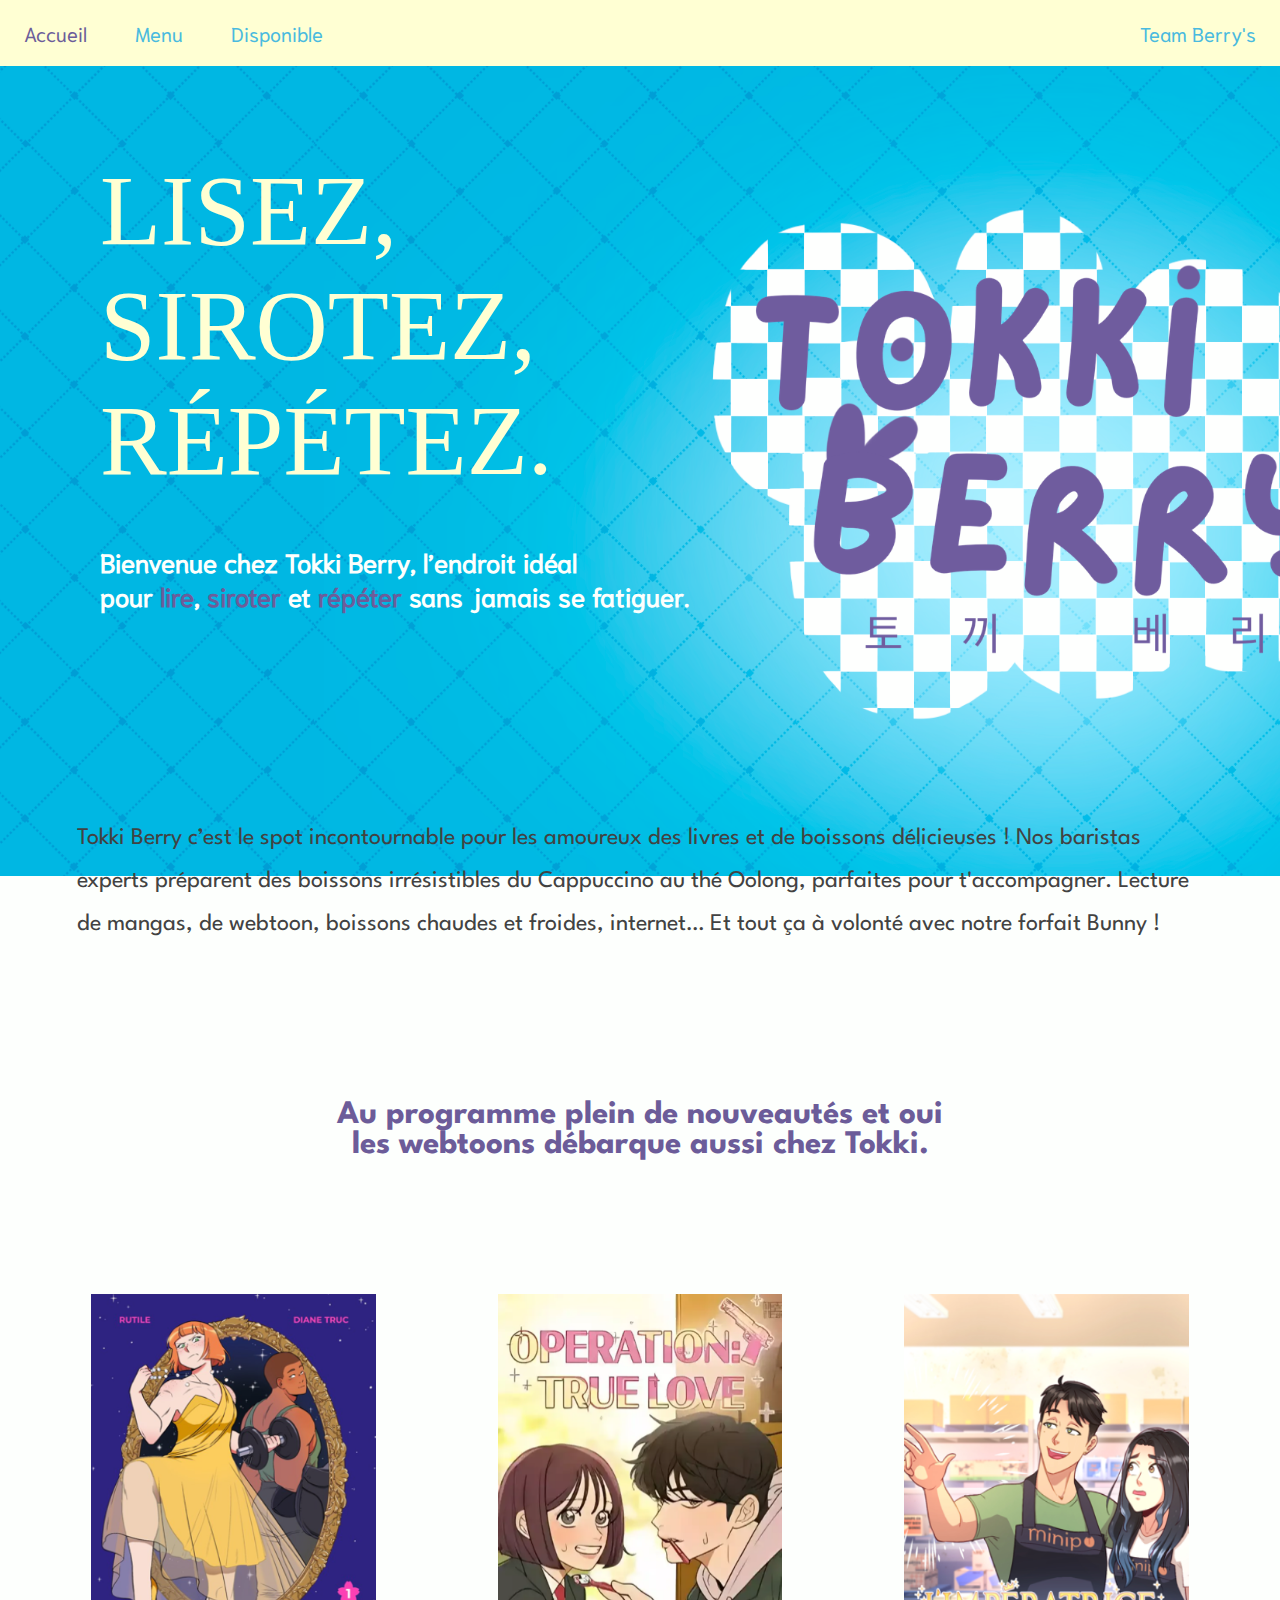
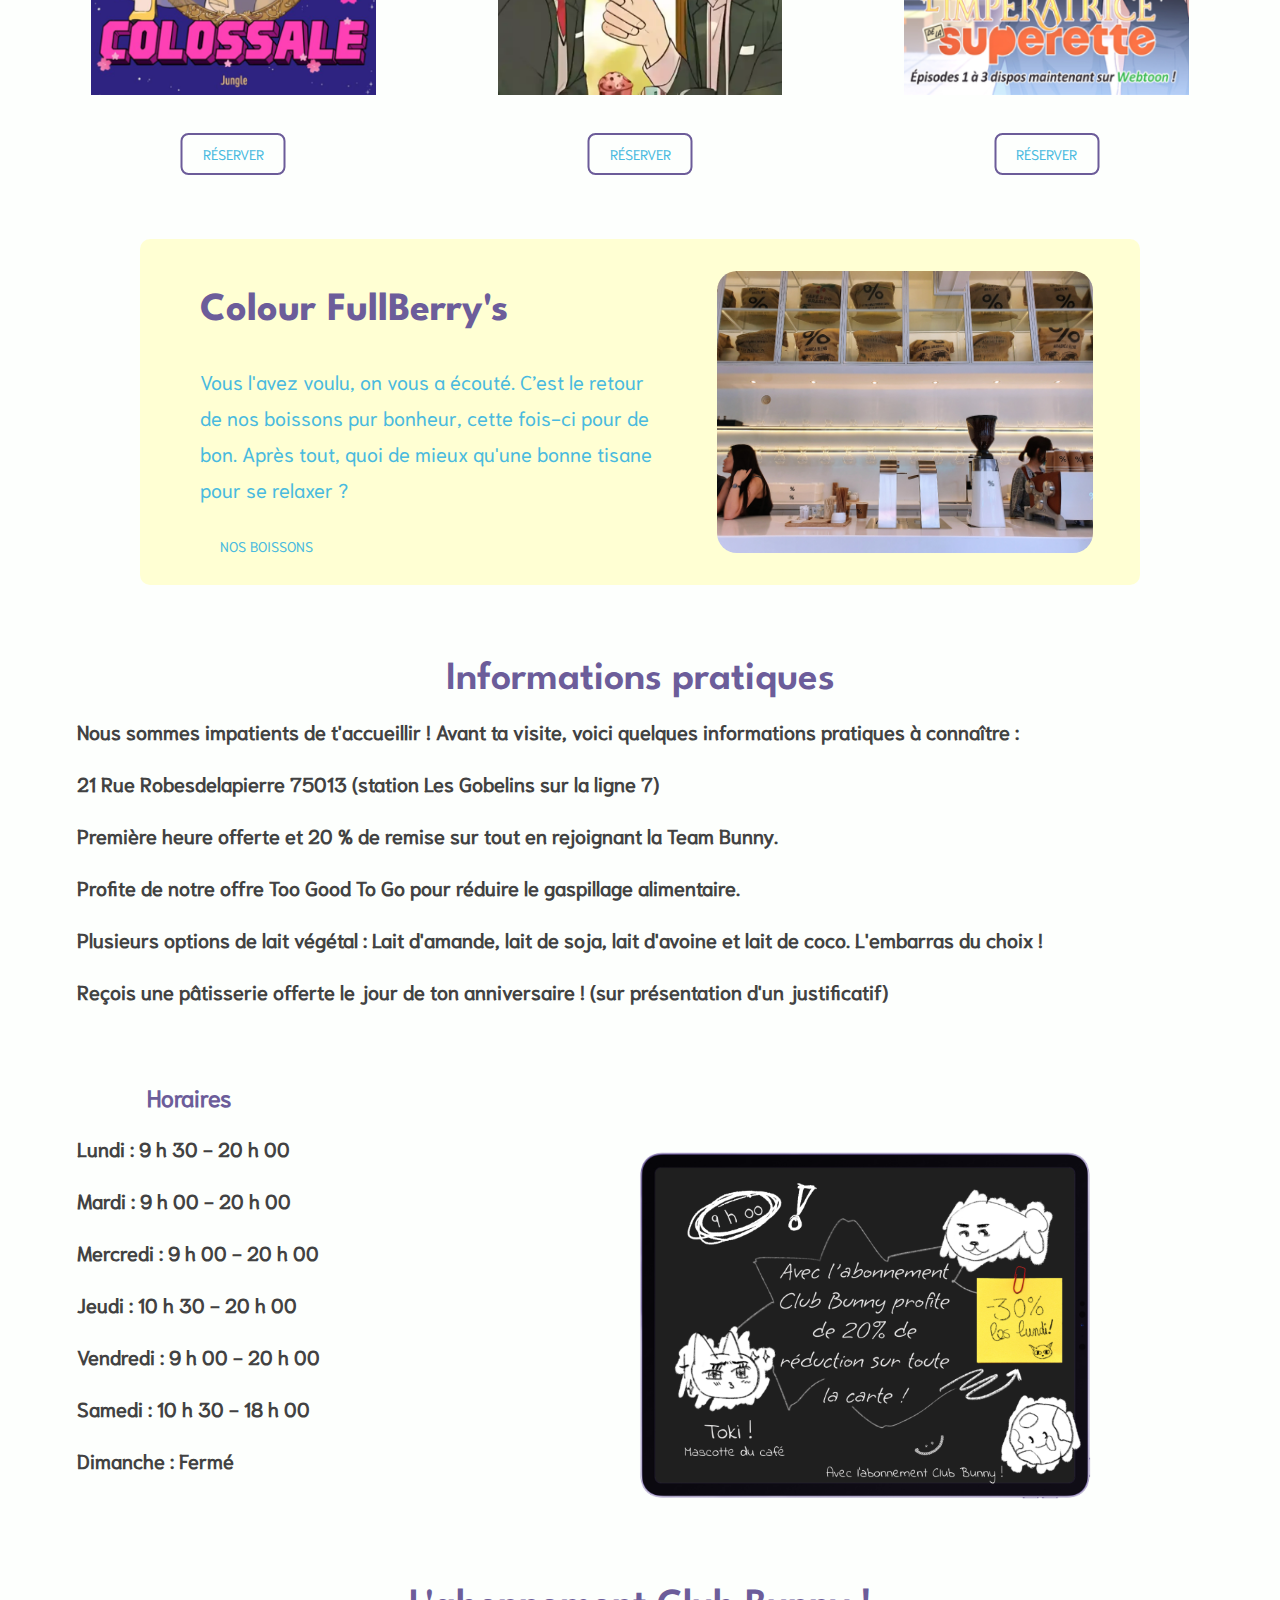
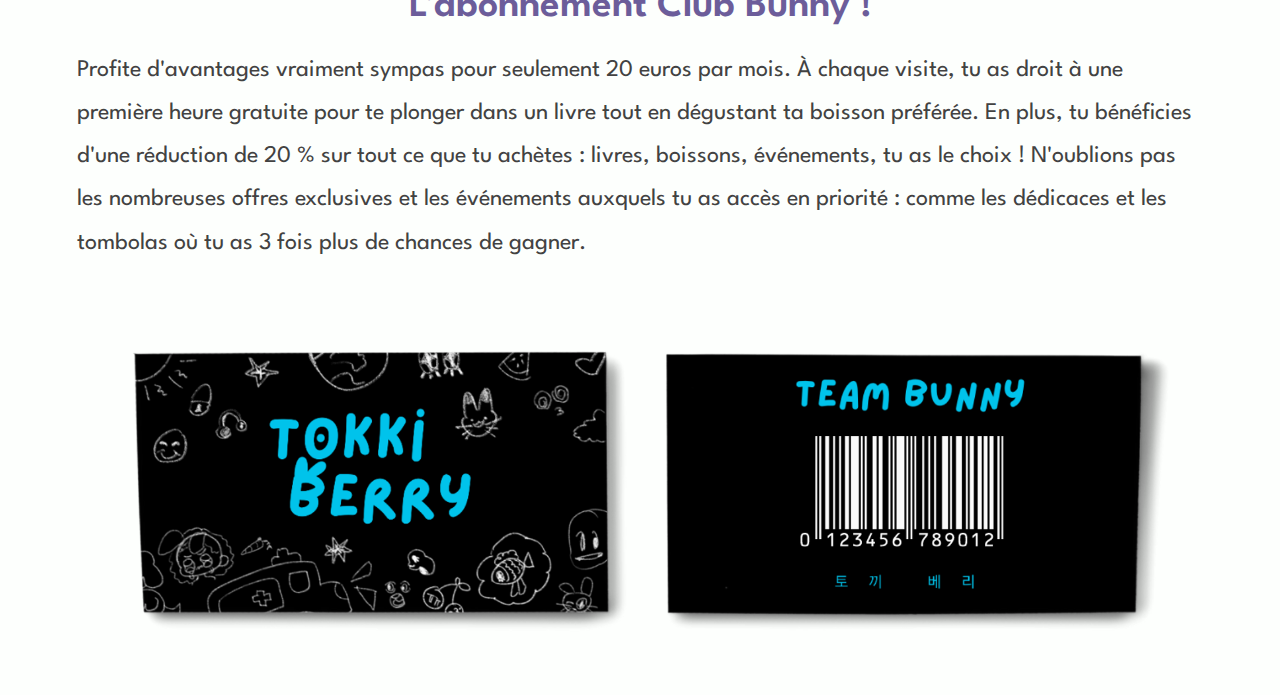
<file: index.html>
<!DOCTYPE html>
<html lang="fr">
  <head>
    <meta charset="UTF-8">
    <meta name="viewport" content="width=device-width, initial-scale=1.0">
    <title>Tokki Berry</title>
    <link rel="stylesheet" href="index.css">
    <link rel="preconnect" href="https://fonts.googleapis.com">
    <link rel="preconnect" href="https://fonts.gstatic.com" crossorigin>
    <link
      href="https://fonts.googleapis.com/css2?family=League+Spartan:wght@100..900&display=swap"
      rel="stylesheet">
    <link
      rel="stylesheet"
      href="https://cdnjs.cloudflare.com/ajax/libs/font-awesome/6.4.2/css/all.min.css"
      integrity="sha512-z3gLpd7yknf1YoNbCzqRKc4qyor8gaKU1qmn+CShxbuBusANI9QpRohGBreCFkKxLhei6S9CQXFEbbKuqLg0DA=="
      crossorigin="anonymous"
      referrerpolicy="no-referrer">
  </head>
  <body>
    <nav>
      <ul>
        <li><a href="index.html">Accueil</a></li>
        <li><a href="menu.html">Menu</a></li>
        <li><a href="dispo.html">Disponible</a></li>
        <li class="atright">
          <a href="team.html">Team Berry's</a>
        </li>
      </ul>
    </nav>
    <div class="bg-image"></div>
    <div class="newfont">
      <h1>
        LISEZ, <br>
        SIROTEZ,<br>
        RÉPÉTEZ.
      </h1>
    </div>
    <p class="space">
      Bienvenue chez Tokki Berry, l’endroit idéal <br>
      pour <span class="purple">lire</span>,
      <span class="purple">siroter</span> et
      <span class="purple">répéter</span> sans jamais se fatiguer.
    </p>

    <div class="space_btw titles2">
      <p class="para">
        Tokki Berry c’est le spot incontournable pour les amoureux des livres et
        de boissons délicieuses ! Nos baristas experts préparent des boissons
        irrésistibles du Cappuccino au thé Oolong, parfaites pour t'accompagner.
        Lecture de mangas, de webtoon, boissons chaudes et froides, internet… Et
        tout ça à volonté avec notre forfait Bunny !
        <br>
      </p>
    </div>

    <div class="section-titles">
      <h2 class="menu-title">
        Au programme plein de nouveautés et oui <br>
        les webtoons débarque aussi chez Tokki.
      </h2>
    </div>
    <div class="boite">
      <div class="inboite">
        <img
          src="images/wb_2.png"
          alt="Couverture du webtoon du Tome 1 Colossale"
          class="img">
        <div class="container">
          <div class="center">
            <a href="dispo.html" class="button-box">RÉSERVER</a>
          </div>
        </div>
      </div>
      <div class="inboite">
        <img
          src="images/wb_8.png"
          alt="Couverture du webtoon Operation : True Love"
          class="img">
        <div class="container">
          <div class="center">
            <a href="dispo.html" class="button-box">RÉSERVER</a>
          </div>
        </div>
      </div>
      <div class="inboite">
        <img
          src="images/wb_6.png"
          alt="Couverture du Tome 1 webtoon L'impératrice de la supérette"
          class="img">
        <div class="container">
          <div class="center">
            <a href="dispo.html" class="button-box">RÉSERVER</a>
          </div>
        </div>
      </div>
    </div>

    <div class="boite_2">
      <div class="inboite_2">
        <div class="textchange">
          <h2 class="spe_h2">Colour FullBerry's</h2>
          <p class="spe_size">
            Vous l'avez voulu, on vous a écouté. C’est le retour de nos boissons
            pur bonheur, cette fois-ci pour de bon. Après tout, quoi de mieux
            qu'une bonne tisane pour se relaxer ?
          </p>
          <a href="menu.html" class="button-box2">NOS BOISSONS</a>
        </div>
        <img class="img_boite" src="images/cafe.jpg" alt="image d'un café">
      </div>
    </div>
    <div class="space_btw titles2">
      <div class="spe_h2 section-titles">Informations pratiques</div>
      <p>
        Nous sommes impatients de t'accueillir ! Avant ta visite, voici quelques
        informations pratiques à connaître :
        <br>
        <br>
        <i class="fa-solid fa-map-location-dot" style="color: #49badf"></i>
        21 Rue Robesdelapierre 75013 (station Les Gobelins sur la ligne 7)
        <br>
        <br>
        <i class="fa-solid fa-hand-holding-dollar" style="color: #6c5c99"></i>
        Première heure offerte et 20 % de remise sur tout en rejoignant la Team
        Bunny. <br>
        <br>
        <i class="fa-solid fa-award" style="color: #49badf"></i> Profite de
        notre offre Too Good To Go pour réduire le gaspillage alimentaire.<br>
        <br>
        <i class="fa-solid fa-mug-hot" style="color: #6c5c99"></i>
        Plusieurs options de lait végétal : Lait d'amande, lait de soja, lait
        d'avoine et lait de coco. L'embarras du choix !<br>
        <br>
        <i class="fa-solid fa-cake-candles" style="color: #49badf"></i> Reçois
        une pâtisserie offerte le jour de ton anniversaire ! (sur présentation
        d'un justificatif)
      </p>
    </div>

    <div class="container">
      <div class="space_btw titles3">
        <h3 class="centered">Horaires</h3>
        <p>
          <img
            src="images/ipad.png"
            class="speime"
            alt="image dans un ipad"
            style="width: 60%">
          Lundi : 9 h 30 - 20 h 00<br>
          <br>
          Mardi : 9 h 00 - 20 h 00<br>
          <br>
          Mercredi : 9 h 00 - 20 h 00<br>
          <br>
          Jeudi : 10 h 30 - 20 h 00<br>
          <br>
          Vendredi : 9 h 00 - 20 h 00<br>
          <br>
          Samedi : 10 h 30 - 18 h 00 <br>
          <br>
          Dimanche : Fermé<br>
          <br>
        </p>
      </div>
    </div>

    <div class="space_btw titles2 pad">
      <div class="spe_h2 section-titles">L'abonnement Club Bunny !</div>
      <p class="para">
        Profite d'avantages vraiment sympas pour seulement 20 euros par mois. À
        chaque visite, tu as droit à une première heure gratuite pour te plonger
        dans un livre tout en dégustant ta boisson préférée. En plus, tu
        bénéficies d'une réduction de 20 % sur tout ce que tu achètes : livres,
        boissons, événements, tu as le choix ! N'oublions pas les nombreuses
        offres exclusives et les événements auxquels tu as accès en priorité :
        comme les dédicaces et les tombolas où tu as 3 fois plus de chances de
        gagner.
      </p>
      <img
        src="images/buis.png"
        class="speime"
        alt="image dans un ipad"
        style="width: 100%">
    </div>
  </body>
</html>
</file>
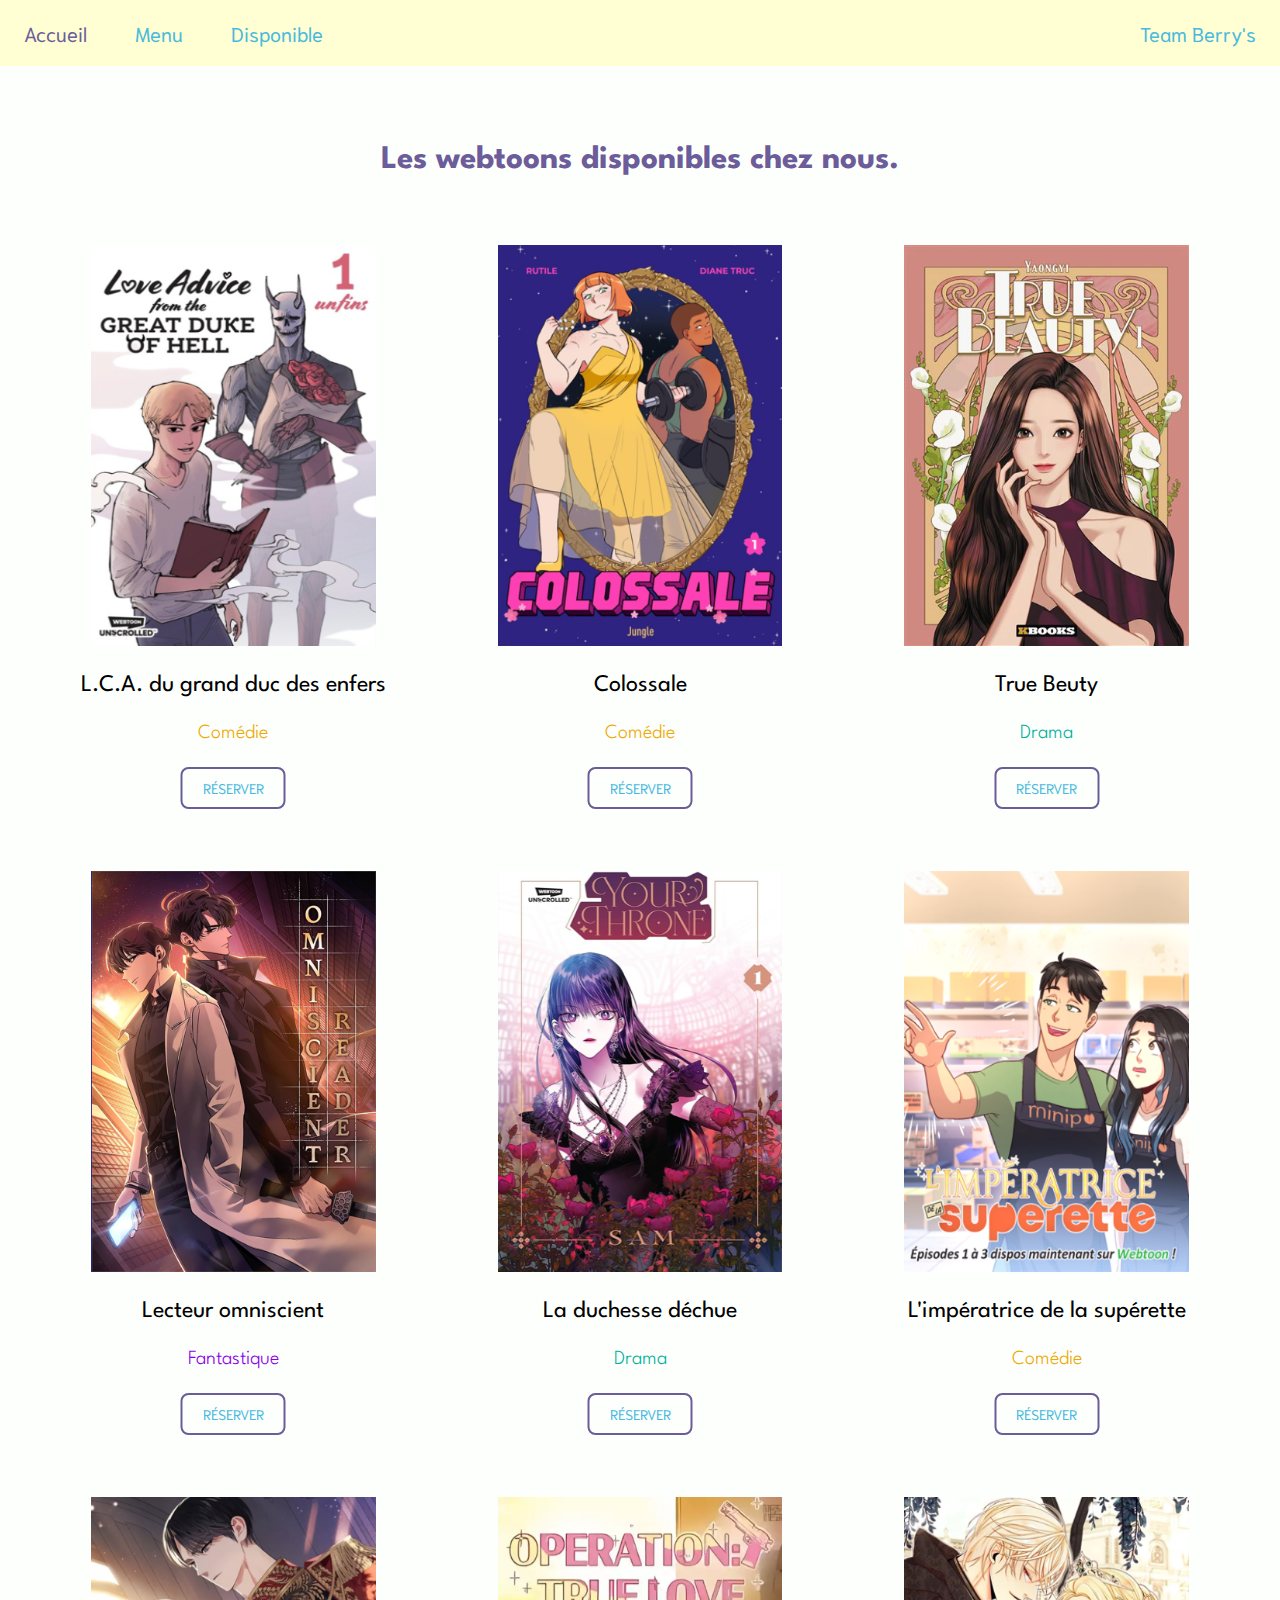
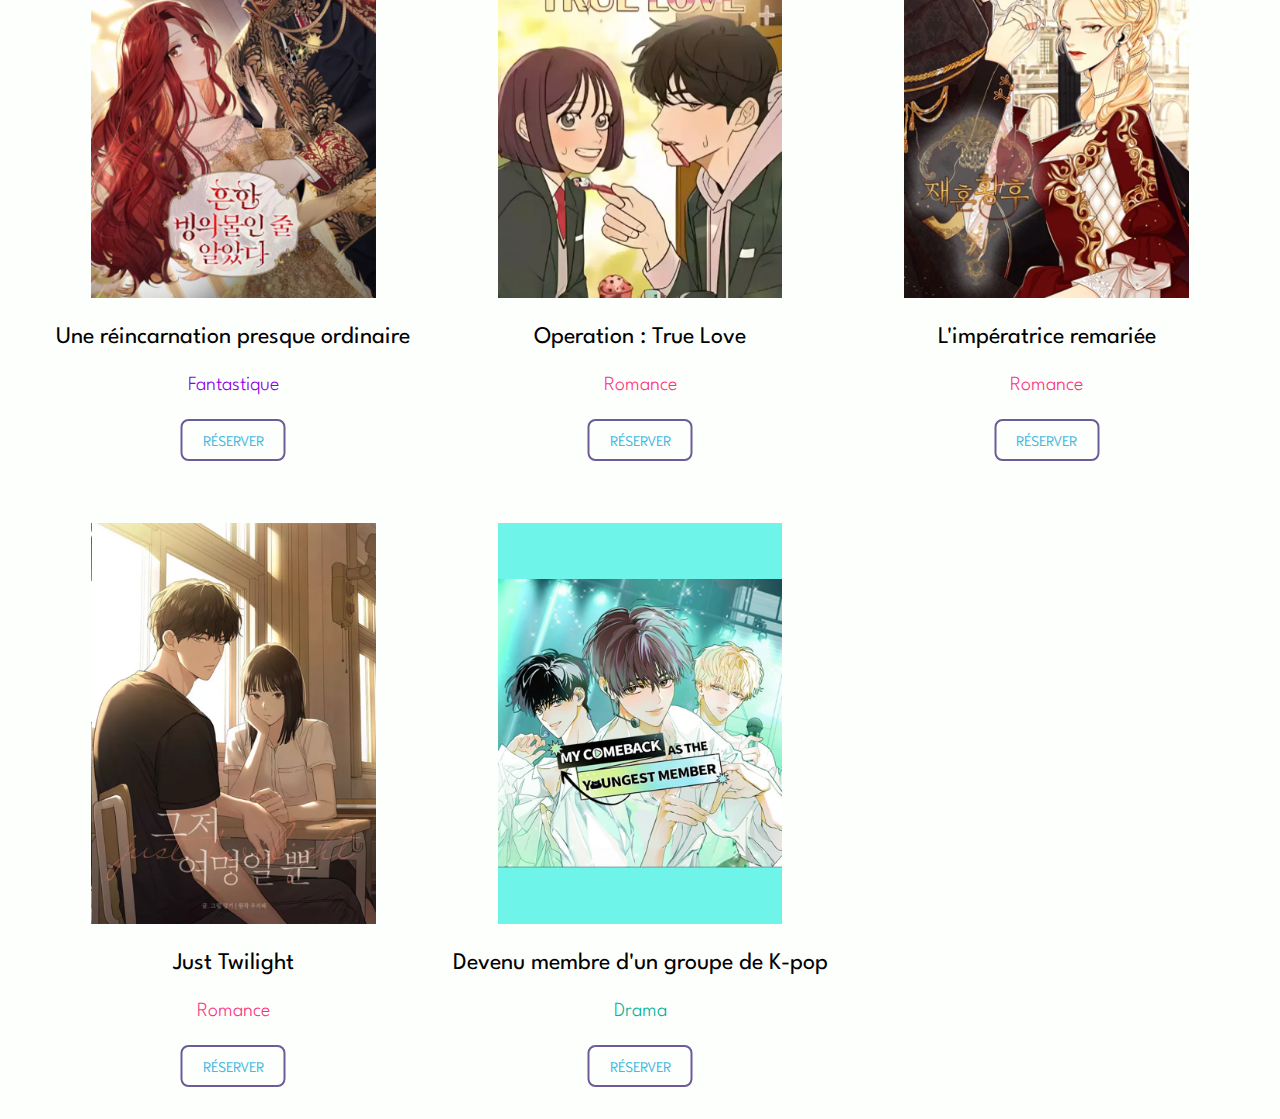
<file: dispo.html>
<!DOCTYPE html>
<html lang="fr">
  <head>
    <meta charset="UTF-8" >
    <meta name="viewport" content="width=device-width, initial-scale=1.0" >
    <title>Réservation</title>
    <link rel="stylesheet" href="dispo.css" >
    <link rel="preconnect" href="https://fonts.googleapis.com" >
    <link rel="preconnect" href="https://fonts.gstatic.com" crossorigin >
    <link
      href="https://fonts.googleapis.com/css2?family=League+Spartan:wght@100..900&display=swap"
      rel="stylesheet">
    <link
      rel="stylesheet"
      href="https://cdnjs.cloudflare.com/ajax/libs/font-awesome/6.4.2/css/all.min.css"
      integrity="sha512-z3gLpd7yknf1YoNbCzqRKc4qyor8gaKU1qmn+CShxbuBusANI9QpRohGBreCFkKxLhei6S9CQXFEbbKuqLg0DA=="
      crossorigin="anonymous"
      referrerpolicy="no-referrer">
  </head>
  <body>
    <nav>
      <ul>
        <li><a href="index.html">Accueil</a></li>
        <li><a href="menu.html">Menu</a></li>
        <li><a href="dispo.html">Disponible</a></li>
        <li class="atright">
          <a href="team.html">Team Berry's</a>
        </li>
      </ul>
    </nav>

    <div class="section-titles">
      <h2 class="menu-title">Les webtoons disponibles chez nous.</h2>
    </div>
    <div class="boite_2">
      <div class="inboite_2">
        <img
          src="images/wb_1.png"
          alt="Couverture du Tome 1 webtoon Les conseils d'amour du grand duc des enfers"
          class="img">
        <p class="titre_wb">L.C.A. du grand duc des enfers</p>
        <p class="genre comedie">Comédie</p>
        <div class="container">
          <div class="center">
            <a
              href="https://www.webtoons.com/fr/comedy/love-advice/list?title_no=1828"
              target="_blank"
              class="button-box">RÉSERVER</a>
          </div>
        </div>
      </div>
      <div class="inboite_2">
        <img
          src="images/wb_2.png"
          alt="Couverture du webtoon du Tome 1 Colossale"
          class="img">
        <p class="titre_wb">Colossale</p>
        <p class="genre comedie">Comédie</p>
        <div class="container">
          <div class="center">
            <a
              href="https://www.webtoons.com/fr/comedy/colossale/list?title_no=2378"
              target="_blank"
              class="button-box"
              >RÉSERVER</a
            >
          </div>
        </div>
      </div>
      <div class="inboite_2">
        <img
          src="images/wb_3.png"
          alt="Couverture du Tome 1 webtoon True Beuty"
          class="img">
        <p class="titre_wb">True Beuty</p>
        <p class="genre drama">Drama</p>
        <div class="container">
          <div class="center">
            <a
              href="https://www.webtoons.com/fr/drama/truebeauty/list?title_no=1820"
              target="_blank"
              class="button-box"
              >RÉSERVER</a
            >
          </div>
        </div>
      </div>
    </div>

    <div class="boite_2">
      <div class="inboite_2">
        <img
          src="images/wb_4.png"
          alt="Couverture du Tome 1 webtoon Lecteur omniscient"
          class="img">
        <p class="titre_wb">Lecteur omniscient</p>
        <p class="genre fantastique">Fantastique</p>
        <div class="container">
          <div class="center">
            <a
              href="https://www.webtoons.com/fr/fantasy/omniscient-reader/list?title_no=2175"
              target="_blank"
              class="button-box"
              >RÉSERVER</a
            >
          </div>
        </div>
      </div>
      <div class="inboite_2">
        <img
          src="images/wb_5.png"
          alt="Couverture du webtoon du Tome 1 La duchesse déchue"
          class="img">
        <p class="titre_wb">La duchesse déchue</p>
        <p class="genre drama">Drama</p>
        <div class="container">
          <div class="center">
            <a
              href="https://www.webtoons.com/fr/drama/la-duchesse-dechue/list?title_no=1957"
              target="_blank"
              class="button-box"
              >RÉSERVER</a
            >
          </div>
        </div>
      </div>
      <div class="inboite_2">
        <img
          src="images/wb_6.png"
          alt="Couverture du Tome 1 webtoon L'impératrice de la supérette"
          class="img">
        <p class="titre_wb">L'impératrice de la supérette</p>
        <p class="genre comedie">Comédie</p>
        <div class="container">
          <div class="center">
            <a
              href="https://www.webtoons.com/fr/comedy/limperatrice-de-la-superette/list?title_no=6385"
              target="_blank"
              class="button-box"
              >RÉSERVER</a
            >
          </div>
        </div>
      </div>
    </div>

    <div class="boite_2">
      <div class="inboite_2">
        <img
          src="images/wb_7.png"
          alt="Couverture du webtoon Une réincarnation presque ordinaire"
          class="img">
        <p class="titre_wb">Une réincarnation presque ordinaire</p>
        <p class="genre fantastique">Fantastique</p>
        <div class="container">
          <div class="center">
            <a
              href="https://www.webtoons.com/fr/fantasy/une-reincarnation-presque-ordinaire/list?title_no=5760"
              target="_blank"
              class="button-box"
              >RÉSERVER</a
            >
          </div>
        </div>
      </div>
      <div class="inboite_2">
        <img
          src="images/wb_8.png"
          alt="Couverture du webtoon Operation : True Love"
          class="img">
        <p class="titre_wb">Operation : True Love</p>
        <p class="genre romance">Romance</p>
        <div class="container">
          <div class="center">
            <a
              href="https://www.webtoons.com/fr/romance/operation-true-love/list?title_no=5338"
              target="_blank"
              class="button-box"
              >RÉSERVER</a
            >
          </div>
        </div>
      </div>
      <div class="inboite_2">
        <img
          src="images/wb_9.png"
          alt="Couverture du webtoon L'impératrice remariée"
          class="img">
        <p class="titre_wb">L'impératrice remariée</p>
        <p class="genre romance">Romance</p>
        <div class="container">
          <div class="center">
            <a
              href="https://www.webtoons.com/fr/romance/remarried-queen/list?title_no=1885"
              target="_blank"
              class="button-box"
              >RÉSERVER</a
            >
          </div>
        </div>
      </div>
    </div>

    <div class="boite_2">
      <div class="inboite_2">
        <img
          src="images/wb_10.png"
          alt="Couverture du webtoon Just Twilight"
          class="img">
        <p class="titre_wb">Just Twilight</p>
        <p class="genre romance">Romance</p>
        <div class="container">
          <div class="center">
            <a
              href="https://www.webtoons.com/fr/romance/just-twilight/list?title_no=6158"
              target="_blank"
              class="button-box"
              >RÉSERVER</a
            >
          </div>
        </div>
      </div>
      <div class="inboite_2">
        <img
          src="images/wb_11.png"
          alt="Couverture du webtoon Devenu membre d'un groupe de K-pop"
          class="img">
        <p class="titre_wb">Devenu membre d'un groupe de K-pop</p>
        <p class="genre drama">Drama</p>
        <p class="genre romance"></p>
        <div class="container">
          <div class="center">
            <a
              href="https://www.webtoons.com/fr/drama/my-comeback-as-the-youngest-member/list?title_no=6502"
              target="_blank"
              class="button-box">RÉSERVER</a>
          </div>
        </div>
      </div>
      <div class="inboite_2">
        <div class="container">
          <div class="center"></div>
        </div>
      </div>
    </div>
  </body>
</html>
</file>
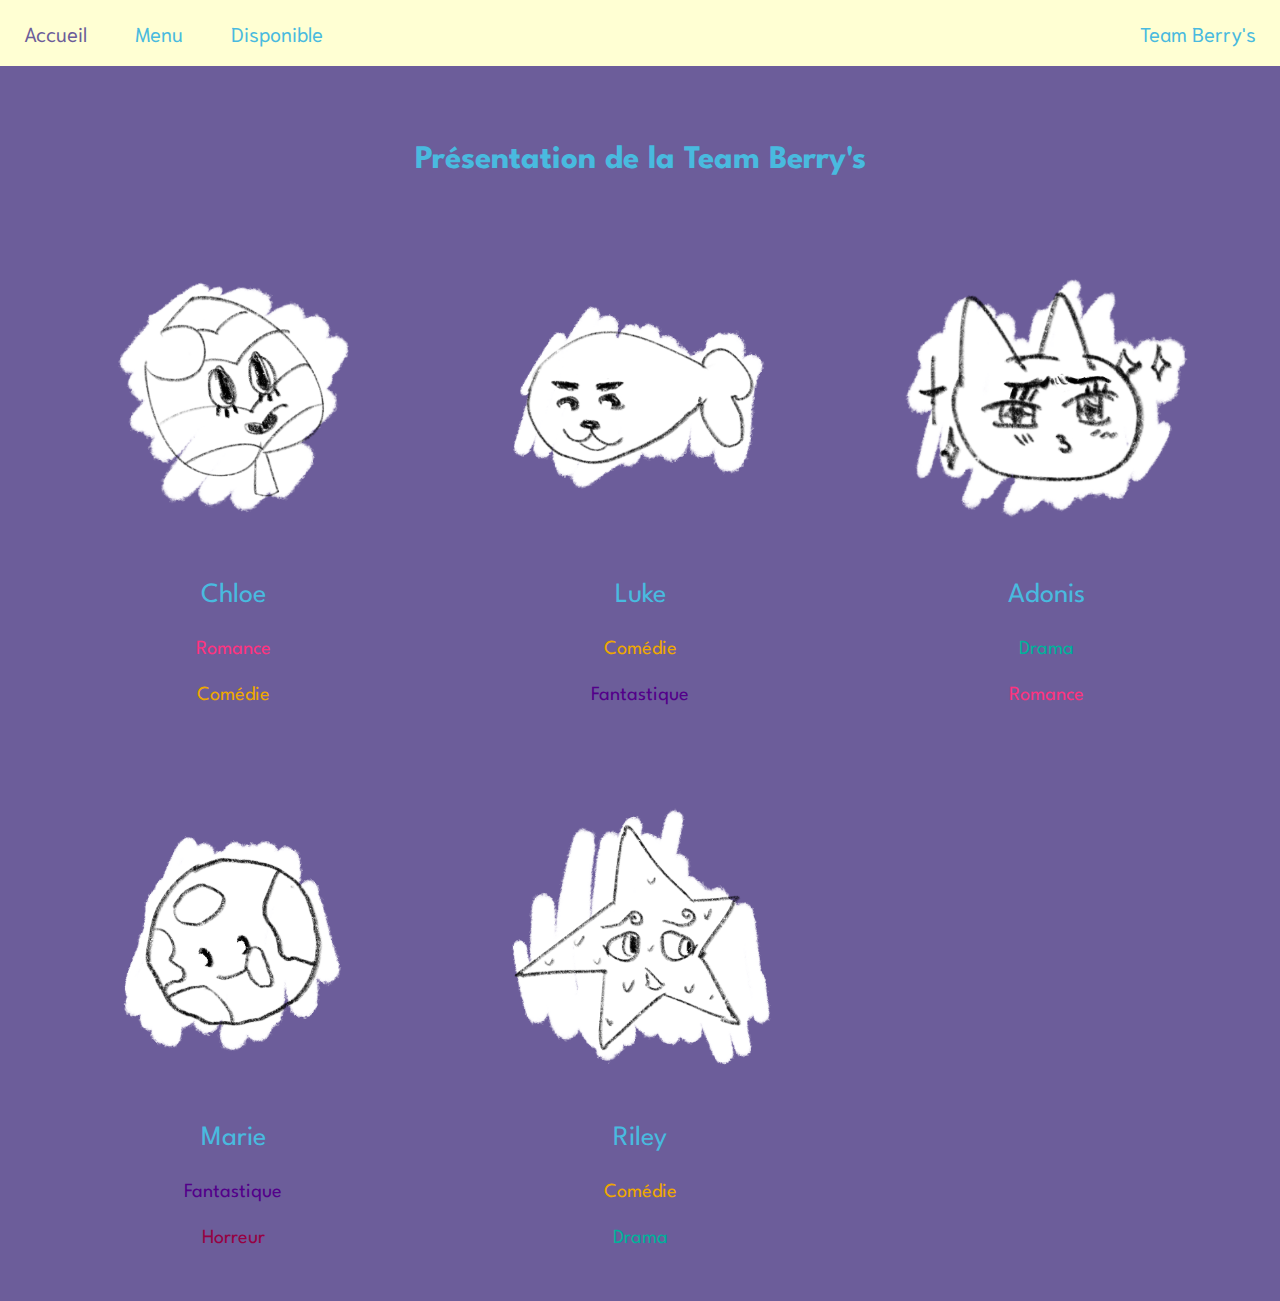
<file: team.html>
<!DOCTYPE html>
<html lang="fr">
  <head>
    <meta charset="UTF-8">
    <meta name="viewport" content="width=device-width, initial-scale=1.0">
    <title>L'équipe</title>
    <link rel="stylesheet" href="team.css">
    <link rel="preconnect" href="https://fonts.googleapis.com">
    <link rel="preconnect" href="https://fonts.gstatic.com" crossorigin>
    <link
      href="https://fonts.googleapis.com/css2?family=League+Spartan:wght@100..900&display=swap"
      rel="stylesheet">
    <link
      rel="stylesheet"
      href="https://cdnjs.cloudflare.com/ajax/libs/font-awesome/6.4.2/css/all.min.css"
      integrity="sha512-z3gLpd7yknf1YoNbCzqRKc4qyor8gaKU1qmn+CShxbuBusANI9QpRohGBreCFkKxLhei6S9CQXFEbbKuqLg0DA=="
      crossorigin="anonymous"
      referrerpolicy="no-referrer">
  </head>
  <body>
    <nav>
      <ul>
        <li><a href="index.html">Accueil</a></li>
        <li><a href="menu.html">Menu</a></li>
        <li><a href="dispo.html">Disponible</a></li>
        <li class="atright">
          <a href="team.html">Team Berry's</a>
        </li>
      </ul>
    </nav>

    <div class="section-titles">
      <h2 class="menu-title">Présentation de la Team Berry's</h2>
    </div>
    <div class="boite">
      <div class="inboite">
        <img
          src="images/tm_1.png"
          alt="Couverture du Tome 1 webtoon Les conseils d'amour du grand duc des enfers"
          class="img">
        <p class="tm_nom">Chloe</p>
        <p class="genre romance">
          <i class="fa-solid fa-heart" style="color: #b197fc"></i> Romance
        </p>
        <p class="genre comedie">
          <i class="fa-solid fa-heart-crack" style="color: #322541"></i> Comédie
        </p>
      </div>
      <div class="inboite">
        <img
          src="images/tm_2.png"
          alt="Couverture du webtoon du Tome 1 Colossale"
          class="img">
        <p class="tm_nom">Luke</p>
        <p class="genre comedie">
          <i class="fa-solid fa-heart" style="color: #b197fc"></i> Comédie
        </p>
        <p class="genre fantastique">
          <i class="fa-solid fa-heart-crack" style="color: #322541"></i>
          Fantastique
        </p>
      </div>
      <div class="inboite">
        <img
          src="images/tm_3.png"
          alt="Couverture du Tome 1 webtoon True Beuty"
          class="img">
        <p class="tm_nom">Adonis</p>
        <p class="genre drama">
          <i class="fa-solid fa-heart" style="color: #b197fc"></i> Drama
        </p>
        <p class="genre romance">
          <i class="fa-solid fa-heart-crack" style="color: #322541"></i> Romance
        </p>
      </div>
    </div>

    <div class="boite">
      <div class="inboite">
        <img
          src="images/tm_4.png"
          alt="Couverture du Tome 1 webtoon Lecteur omniscient"
          class="img">
        <p class="tm_nom">Marie</p>
        <p class="genre fantastique">
          <i class="fa-solid fa-heart" style="color: #b197fc"></i> Fantastique
        </p>
        <p class="genre horreur">
          <i class="fa-solid fa-heart-crack" style="color: #322541"></i> Horreur
        </p>
      </div>
      <div class="inboite">
        <img
          src="images/tm_5.png"
          alt="Couverture du webtoon du Tome 1 La duchesse déchue"
          class="img">
        <p class="tm_nom">Riley</p>
        <p class="genre comedie">
          <i class="fa-solid fa-heart" style="color: #b197fc"></i> Comédie
        </p>
        <p class="genre drama">
          <i class="fa-solid fa-heart-crack" style="color: #322541"></i> Drama
        </p>
      </div>

      <div class="inboite"></div>
    </div>
  </body>
</html>
</file>
<file: index.css>
@font-face {
  font-family: MyNira-Reg;
  src: url(font/Niramit-Regular.ttf);
}

body {
  padding: 0;
  margin: 0;
  background-color: #fdfffd;
}

/*début navbar*/
ul {
  list-style-type: none;
  margin: 0;
  padding: 0;
  overflow: hidden;
  background-color: #ffffd3;
}

li {
  float: left;
}

li a {
  font-family: MyNira-Reg;
  font-size: 20px;
  display: block;
  color: #49badf;
  padding: 20px 24px;
  text-decoration: none;
}

li a:hover {
  color: #6c5d9a;
}

a {
  font-family: "Times New Roman", Times, serif;
  font-size: 12px;
  color: grey;
  text-decoration: none;
}

.atright {
  float: right;
}
/*fin navbar*/

.bg-image {
  position: absolute;
  width: 100%;
  min-height: 90%;
  z-index: -1;
  background-image: url("images/background.png");
  background-size: cover;
  background-position: center center;
}

.space {
  padding: 20px 100px;
  color: #fdfffd;
  font-size: 26px;
  font-weight: 600;
  font-family: MyNira-Reg;
  padding-bottom: 10%;
}

.section-titles {
  font-family: "League Spartan", sans-serif;
  font-size: 22px;
  text-align: center;
  color: rgb(108, 92, 153);
}

h1 {
  color: #ffffd3;
  padding: 20px 100px 0px 100px;
  font-weight: 100;
  font-size: 100px;
  margin-bottom: 0%;
}

span {
  color: #49badf;
}

.purple {
  color: #6c5d9a;
}

/*boutton*/
.button-box {
  background-color: #fdfffd;
  color: #49badf;
  border-color: #49badf;
  font-size: 14px;
  border-radius: 8px;
  padding: 10px 20px;
  display: block;
  font-family: MyNira-Reg;
  border: 2px solid #6c5c99;
}

.button-box:hover {
  background-color: #fdfffd;
  color: #6c5c99;
  border-color: #6c5c99;
  font-size: 14px;
  border-radius: 12px;
  padding: 10px 20px;
  display: block;
  font-family: MyNira-Reg;
}

.button-box2 {
  background-color: none;
  color: #49badf;
  border-color: #49badf;
  font-size: 14px;
  border-radius: 8px;
  padding: 10px 20px;
  display: block;
  font-family: MyNira-Reg;
}

.button-box2:hover {
  background-color: #fdfffd;
  color: #6c5c99;
  border-color: #6c5c99;
  font-size: 14px;
  border-radius: 12px;
  padding: 10px 20px;
  display: block;
  font-family: MyNira-Reg;
}

.spe_size {
  font-family: MyNira-Reg;
  font-size: 20px;
  line-height: 1.8;
  margin-block-start: 0;
  color: #49badf;
}

.titles2 {
  font-family: MyNira-Reg;
  font-size: 20px;
  font-weight: 600;
}

.titles3 {
  font-family: MyNira-Reg;
  font-size: 20px;
  font-weight: 600;
  color: #6c5d9a;
}

.menu-title {
  padding: 6%;
}

.boite {
  display: flex;
  padding: 30px;
}

.inboite {
  flex: 33.33%;
  text-align: center;
}

.boite_2 {
  max-width: 1000px;
  display: block;
  margin: auto;
  background: #ffffd3;
  border-radius: 10px;
}

.inboite_2 {
  display: flex;
  border-radius: 15px;
  padding: 20px 30px 20px;
}

.textchange {
  display: inline-block;
  width: 50%;
  padding: 0 30px;
  vertical-align: middle;
}

.img_boite {
  display: inline-block;
  vertical-align: middle;
  width: 40%;
  margin: auto;
  max-width: 100%;
  border-radius: 20px;
}

.space_btw {
  margin: 6%;
}

.spe_h2 {
  color: #6c5d9a;
  font-family: "League Spartan", sans-serif;
  font-size: 40px;
}

/*boite pour aligner wbs et resize mes images*/

.img {
  width: 70%;
}

.container {
  height: 110px;
  position: relative;
}

.center {
  margin: 0;
  position: absolute;
  top: 50%;
  left: 50%;
  -ms-transform: translate(-50%, -50%);
  transform: translate(-50%, -50%);
}

.speime {
  float: right;
}
.pad {
  padding-top: 25%;
}

.para {
  font-size: 24px;
  line-height: 1.8;
  font-family: "League Spartan", sans-serif;
  font-weight: 400;
}
p {
  color: #424242;
}

.centered {
  padding-left: 70px;
}
</file>
<file: dispo.css>
body {
  padding: 0;
  margin: 0;
  background-color: #fdfffd;
}

@font-face {
  font-family: MyNira-Reg;
  src: url(font/Niramit-Regular.ttf);
}

/*début navbar*/
ul {
  list-style-type: none;
  margin: 0;
  padding: 0;
  overflow: hidden;
  background-color: #ffffd3;
}

li {
  float: left;
}

li a {
  font-family: MyNira-Reg;
  font-size: 20px;
  display: block;
  color: #49badf;
  padding: 20px 24px;
  text-decoration: none;
}

li a:hover {
  color: #6c5d9a;
}

a {
  font-family: "Times New Roman", Times, serif;
  font-size: 12px;
  color: grey;
  text-decoration: none;
}

.atright {
  float: right;
}

/*boutton*/
.button-box {
  background-color: #fdfffd;
  color: #49badf;
  border-color: #49badf;
  font-size: 14px;
  border-radius: 8px;
  padding: 10px 20px;
  display: block;
  font-family: MyNira-Reg;
  border: 2px solid #6c5c99;
}

.button-box:hover {
  background-color: #fdfffd;
  color: #6c5c99;
  border-color: #6c5c99;
  font-size: 14px;
  border-radius: 12px;
  padding: 10px 20px;
  display: block;
  font-family: MyNira-Reg;
}

.section-titles {
  font-family: "League Spartan", sans-serif;
  font-size: 22px;
  text-align: center;
  color: #6c5c99;
}

.menu-title {
  padding: 4%;
  padding-bottom: 1%;
}

/*boite pour aligner wbs et resize mes images*/
.img {
  width: 70%;
}

.boite_2 {
  display: flex;
  padding: 30px;
}

.inboite_2 {
  flex: 33.33%;
  text-align: center;
}

.container {
  height: 45px;
  position: relative;
}

.center {
  margin: 0;
  position: absolute;
  top: 50%;
  left: 50%;
  -ms-transform: translate(-50%, -50%);
  transform: translate(-50%, -50%);
}

.titre_wb {
  color: #000000;
  font-size: 24px;
  font-family: "League Spartan", sans-serif;
}

.genre {
  font-size: 20px;
  font-weight: 300;
  line-height: 26px;
  font-family: "League Spartan", sans-serif;
}

.drama {
  color: #00b19a;
}

.comedie {
  color: #eea800;
}

.fantastique {
  color: #8b00e9;
}

.romance {
  color: #fd337f;
}
</file>
<file: team.css>
body {
  padding: 0;
  margin: 0;
  background-color: #6c5d9a;
}
@font-face {
  font-family: MyNira-Reg;
  src: url(font/Niramit-Regular.ttf);
}

/*début navbar*/
ul {
  list-style-type: none;
  margin: 0;
  padding: 0;
  overflow: hidden;
  background-color: #ffffd3;
}

li {
  float: left;
}

li a {
  font-family: MyNira-Reg;
  font-size: 20px;
  display: block;
  color: #49badf;
  padding: 20px 24px;
  text-decoration: none;
}

li a:hover {
  color: #6c5d9a;
}

a {
  font-family: "Times New Roman", Times, serif;
  font-size: 12px;
  color: grey;
  text-decoration: none;
}

.atright {
  float: right;
}

.section-titles {
  font-family: "League Spartan", sans-serif;
  font-size: 22px;
  text-align: center;
  color: #49badf;
}
.spe_h3 {
  color: #49badf;
  font-family: "League Spartan", sans-serif;
  font-size: 40px;
}

.menu-title {
  padding: 4%;
  padding-bottom: 1%;
}

/*boite pour aligner wbs et resize mes images*/

.img {
  width: 75%;
}

.boite {
  display: flex;
  padding: 30px;
}

.inboite {
  flex: 33.33%;
  text-align: center;
}

.tm_nom {
  color: #49badf;
  font-size: 28px;
  font-family: "League Spartan", sans-serif;
}

.genre {
  font-size: 20px;
  line-height: 26px;
  font-family: "League Spartan", sans-serif;
}

.drama {
  color: #00b19a;
}
.comedie {
  color: #eea800;
}
.fantastique {
  color: #53008a;
}
.romance {
  color: #fd337f;
}
.horreur {
  color: #960142;
}
</file>
